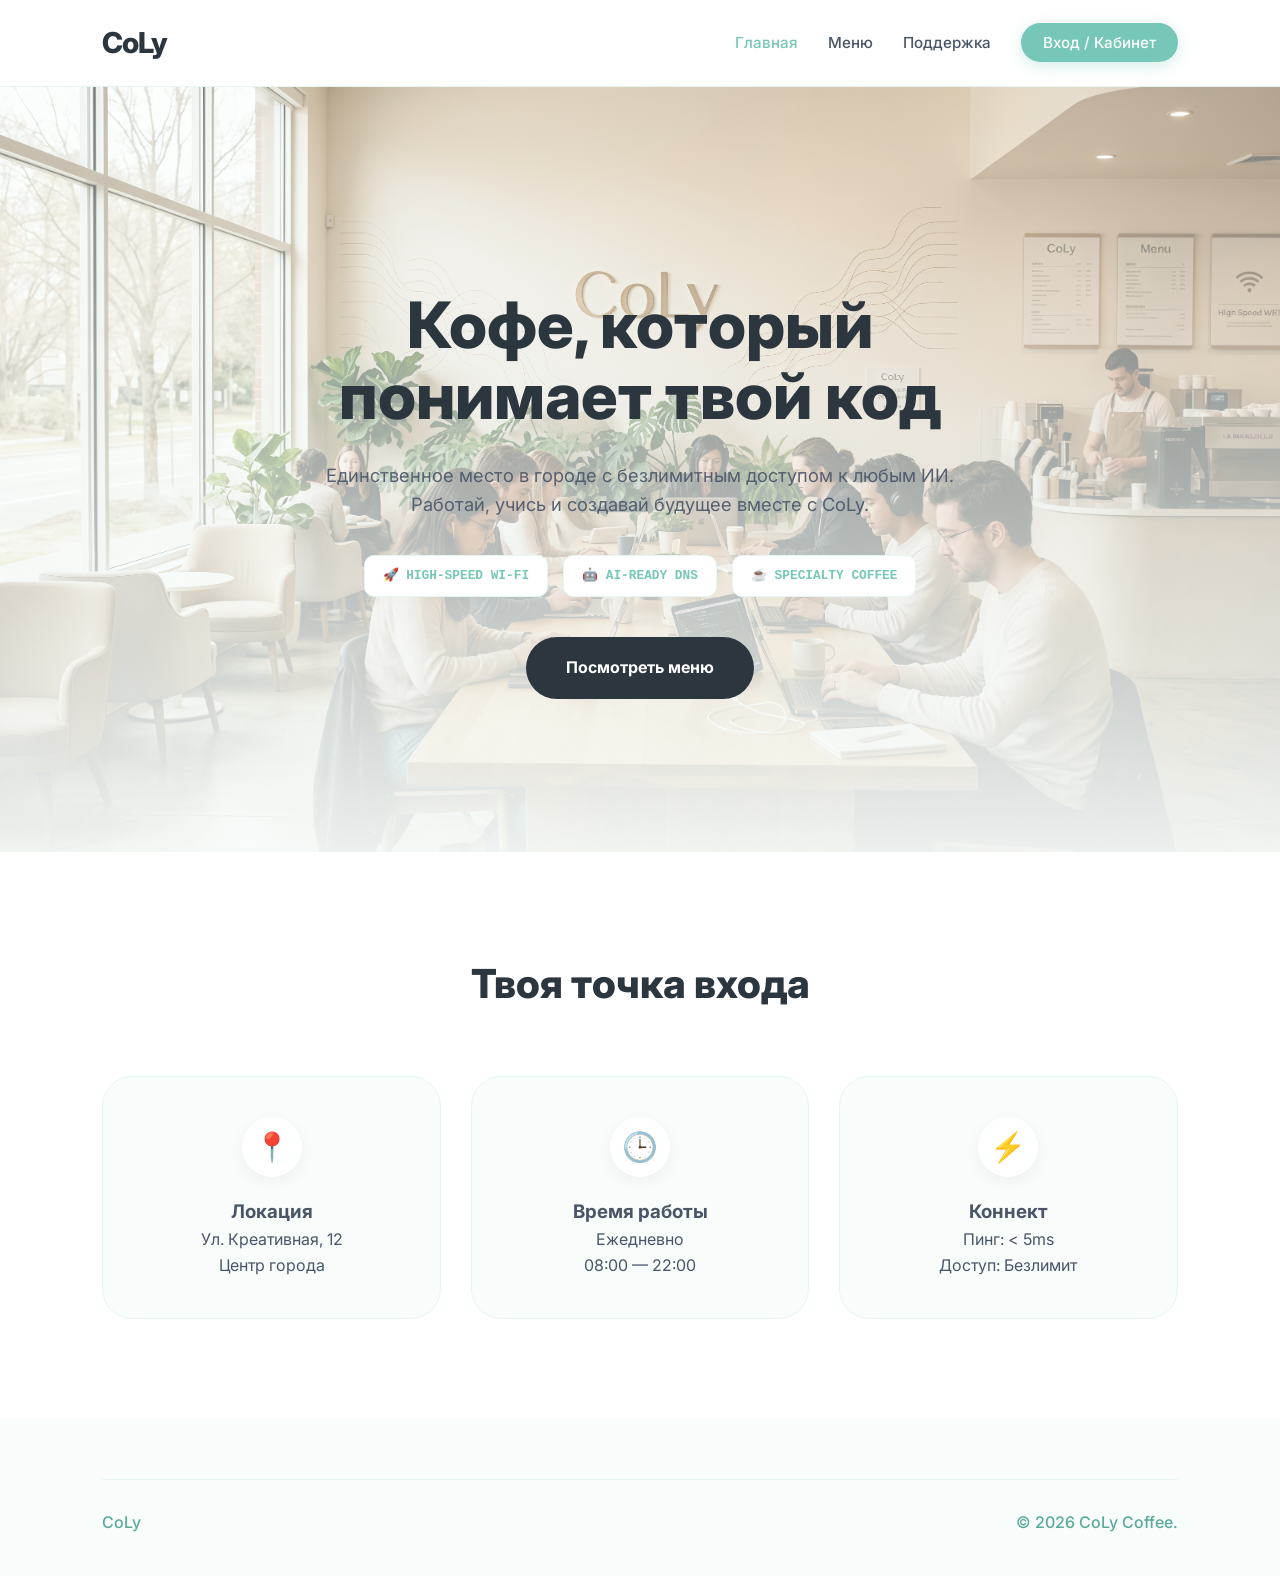
<file: src/pages/index.html>
<!DOCTYPE html>
<html lang="ru">
<head>
    <meta charset="UTF-8">
    <meta name="viewport" content="width=device-width, initial-scale=1.0">
    <title>CoLy — Кофе и Интеллект</title>
    <link rel="stylesheet" href="../css/style.css">
</head>
<body>
    <header>
        <nav class="navbar">
            <a href="index.html" class="logo">CoLy</a>
            <ul class="nav-links">
                <li><a href="index.html" class="active">Главная</a></li>
                <li><a href="menu.html">Меню</a></li>
                <li><a href="support.html">Поддержка</a></li>
                <li><a href="login.html" class="btn-login">Вход / Кабинет</a></li>
            </ul>
        </nav>
    </header>

    <main>
        <section class="hero">
            <div class="hero-content">
                <h1>Кофе, который <br>понимает твой код</h1>
                <p>Единственное место в городе с безлимитным доступом к любым ИИ. Работай, учись и создавай будущее вместе с CoLy.</p>
                <div class="features">
                    <span class="badge">🚀 HIGH-SPEED WI-FI</span>
                    <span class="badge">🤖 AI-READY DNS</span>
                    <span class="badge">☕ SPECIALTY COFFEE</span>
                </div>
                <a href="menu.html" class="cta-button">Посмотреть меню</a>
            </div>
        </section>

        <section class="info-section">
            <h2 class="section-title">Твоя точка входа</h2>
            <div class="info-grid">
                <div class="info-card">
                    <div class="icon-circle">📍</div>
                    <h3>Локация</h3>
                    <p>Ул. Креативная, 12<br><span>Центр города</span></p>
                </div>
                <div class="info-card">
                    <div class="icon-circle">🕒</div>
                    <h3>Время работы</h3>
                    <p>Ежедневно<br><span>08:00 — 22:00</span></p>
                </div>
                <div class="info-card">
                    <div class="icon-circle">⚡</div>
                    <h3>Коннект</h3>
                    <p>Пинг: < 5ms<br><span>Доступ: Безлимит</span></p>
                </div>
            </div>
        </section>
    </main>

    <footer class="footer-clean">
        <div class="footer-line"></div>
        <div class="footer-bottom">
            <span class="logo-small">CoLy</span>
            <span class="copyright">© 2026 CoLy Coffee.</span>
        </div>
    </footer>
</body>
</html>
</file>
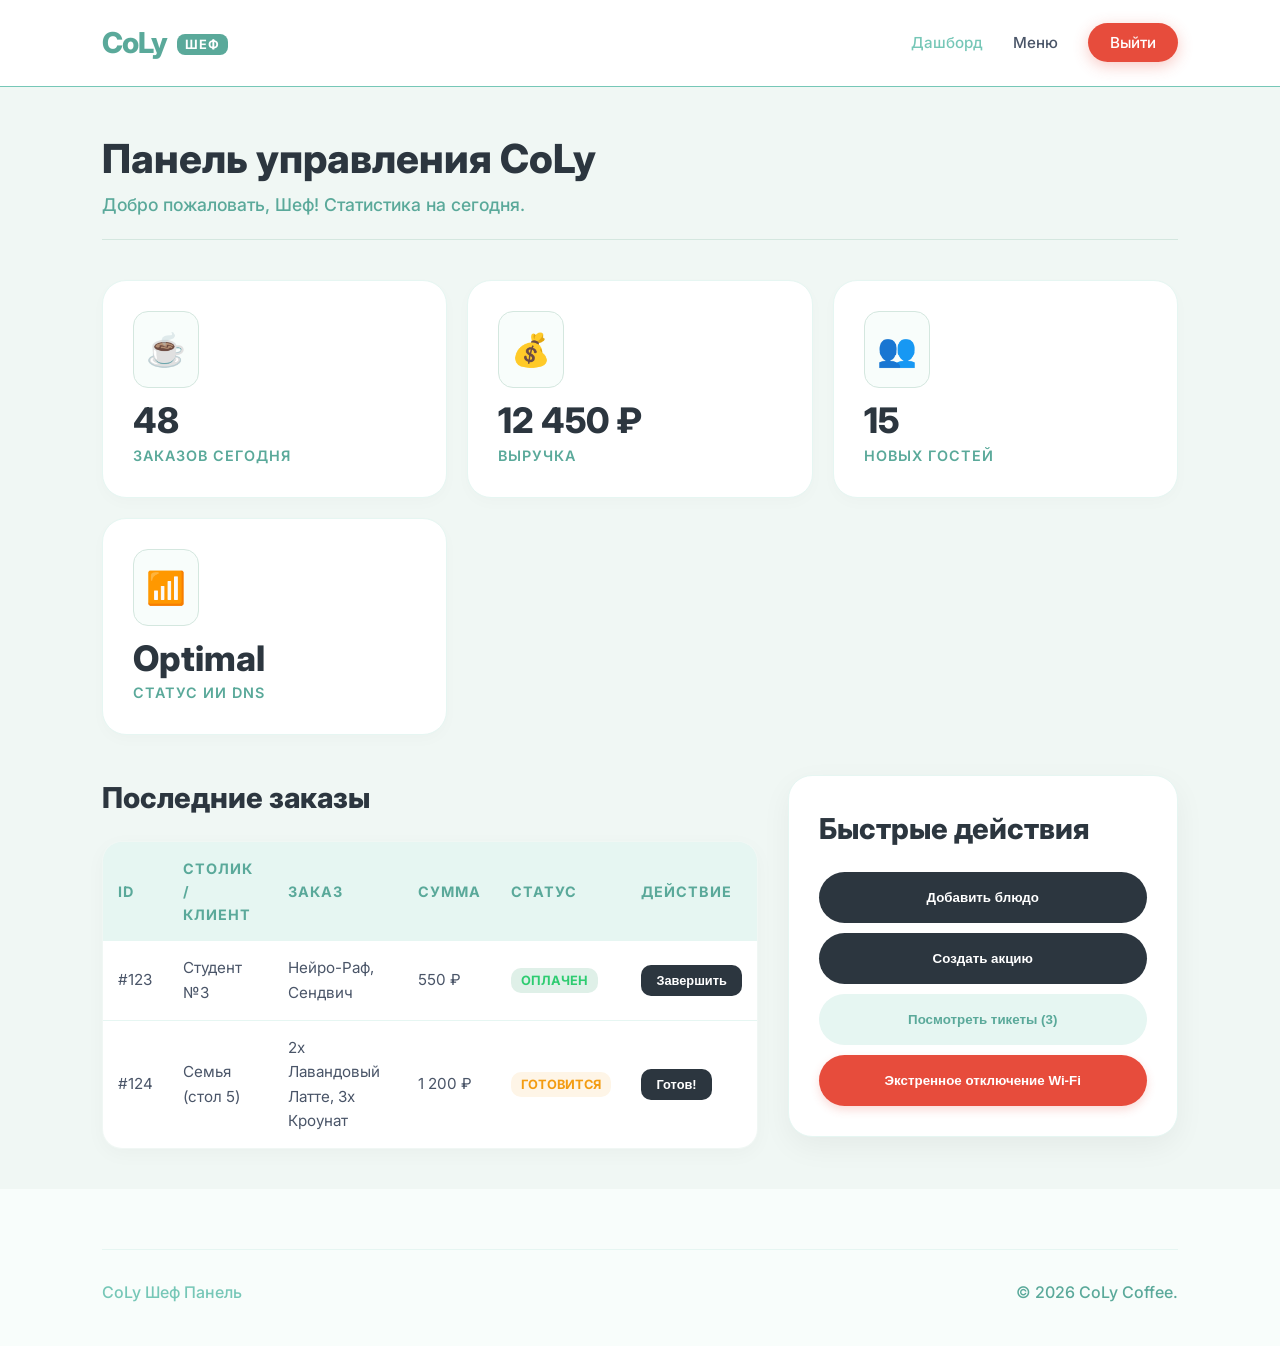
<file: src/pages/admin.html>
<!DOCTYPE html>
<html lang="ru">
<head>
    <meta charset="UTF-8">
    <meta name="viewport" content="width=device-width, initial-scale=1.0">
    <title>CoLy — Панель Администратора</title>
    <link rel="stylesheet" href="../css/style.css">
</head>
<body class="admin-body">
    <header>
        <nav class="navbar navbar-admin">
            <a href="index.html" class="logo logo-admin">CoLy <span class="admin-label">Шеф</span></a>
            <ul class="nav-links">
                <li><a href="admin.html" class="active">Дашборд</a></li>
                <li><a href="menu.html">Меню</a></li>
                <li><a href="index.html" class="btn-login logout-btn">Выйти</a></li>
            </ul>
        </nav>
    </header>

    <main class="admin-container">
        <section class="admin-header">
            <h1>Панель управления CoLy</h1>
            <p>Добро пожаловать, Шеф! Статистика на сегодня.</p>
        </section>

        <div class="stats-grid">
            <div class="stat-card">
                <div class="stat-icon">☕</div>
                <div class="stat-value">48</div>
                <div class="stat-desc">Заказов сегодня</div>
            </div>
            <div class="stat-card">
                <div class="stat-icon">💰</div>
                <div class="stat-value">12 450 ₽</div>
                <div class="stat-desc">Выручка</div>
            </div>
            <div class="stat-card">
                <div class="stat-icon">👥</div>
                <div class="stat-value">15</div>
                <div class="stat-desc">Новых гостей</div>
            </div>
            <div class="stat-card">
                <div class="stat-icon">📶</div>
                <div class="stat-value">Optimal</div>
                <div class="stat-desc">Статус ИИ DNS</div>
            </div>
        </div>

        <div class="admin-main-flex">
            <section class="admin-orders-section">
                <h2>Последние заказы</h2>
                <table class="orders-table admin-table">
                    <thead>
                        <tr>
                            <th>ID</th>
                            <th>Столик / Клиент</th>
                            <th>Заказ</th>
                            <th>Сумма</th>
                            <th>Статус</th>
                            <th>Действие</th>
                        </tr>
                    </thead>
                    <tbody>
                        <tr>
                            <td>#123</td>
                            <td>Студент №3</td>
                            <td>Нейро-Раф, Сендвич</td>
                            <td>550 ₽</td>
                            <td><span class="status-paid">Оплачен</span></td>
                            <td><button class="action-btn small">Завершить</button></td>
                        </tr>
                        <tr>
                            <td>#124</td>
                            <td>Семья (стол 5)</td>
                            <td>2х Лавандовый Латте, 3х Кроунат</td>
                            <td>1 200 ₽</td>
                            <td><span class="status-cooking">Готовится</span></td>
                            <td><button class="action-btn small">Готов!</button></td>
                        </tr>
                    </tbody>
                </table>
            </section>

            <aside class="admin-actions">
                <h2>Быстрые действия</h2>
                <div class="actions-buttons">
                    <button class="cta-button action-btn-primary">Добавить блюдо</button>
                    <button class="cta-button action-btn-primary">Создать акцию</button>
                    <button class="cta-button action-btn-secondary">Посмотреть тикеты (3)</button>
                    <button class="cta-button action-btn-danger">Экстренное отключение Wi-Fi</button>
                </div>
            </aside>
        </div>
    </main>

    <footer class="footer-clean">
        <div class="footer-line"></div>
        <div class="footer-bottom">
            <span class="logo-small logo-footer-admin">CoLy Шеф Панель</span>
            <span class="copyright">© 2026 CoLy Coffee.</span>
        </div>
    </footer>
</body>
</html>
</file>
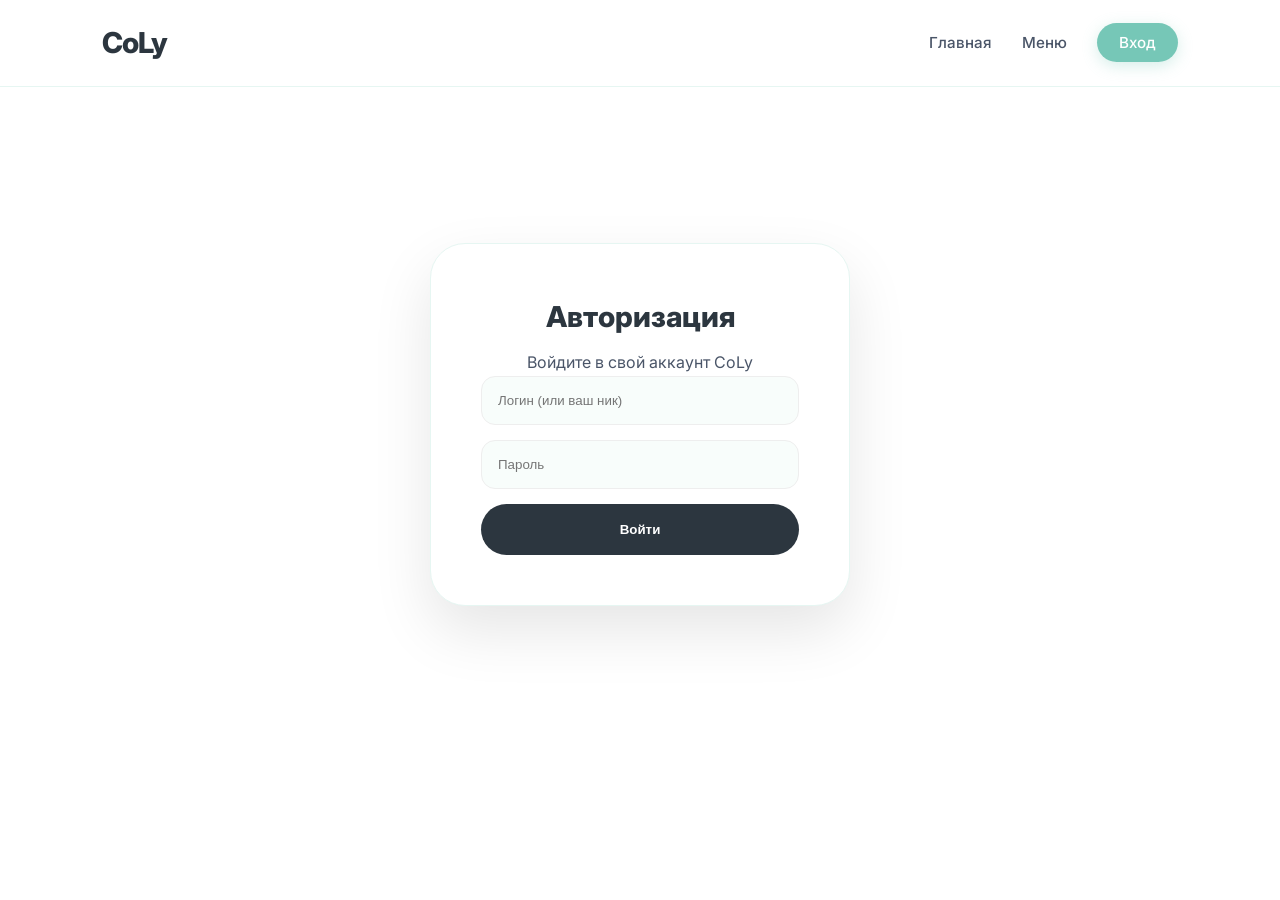
<file: src/pages/login.html>
<!DOCTYPE html>
<html lang="ru">
<head>
    <meta charset="UTF-8">
    <meta name="viewport" content="width=device-width, initial-scale=1.0">
    <title>CoLy — Вход</title>
    <link rel="stylesheet" href="../css/style.css">
</head>
<body style="background: var(--mint-light);">
    <header>
        <nav class="navbar">
            <div class="logo">CoLy</div>
            <ul class="nav-links">
                <li><a href="index.html">Главная</a></li>
                <li><a href="menu.html">Меню</a></li>
                <li><a href="login.html" class="active btn-login">Вход</a></li>
            </ul>
        </nav>
    </header>

    <section class="auth-section">
        <div class="login-card">
            <h2>Авторизация</h2>
            <p>Войдите в свой аккаунт CoLy</p>
            <form id="loginForm">
                <input type="text" id="username" placeholder="Логин (или ваш ник)" required>
                <input type="password" id="password" placeholder="Пароль" required>
                <button type="submit" class="cta-button" style="width: 100%;">Войти</button>
            </form>
            <p id="error-msg" style="color: #e74c3c; display: none; margin-top: 15px; font-weight: bold;">Неверный логин или пароль</p>
        </div>
    </section>

    <script src="../js/auth.js"></script>
</body>
</html>
</file>
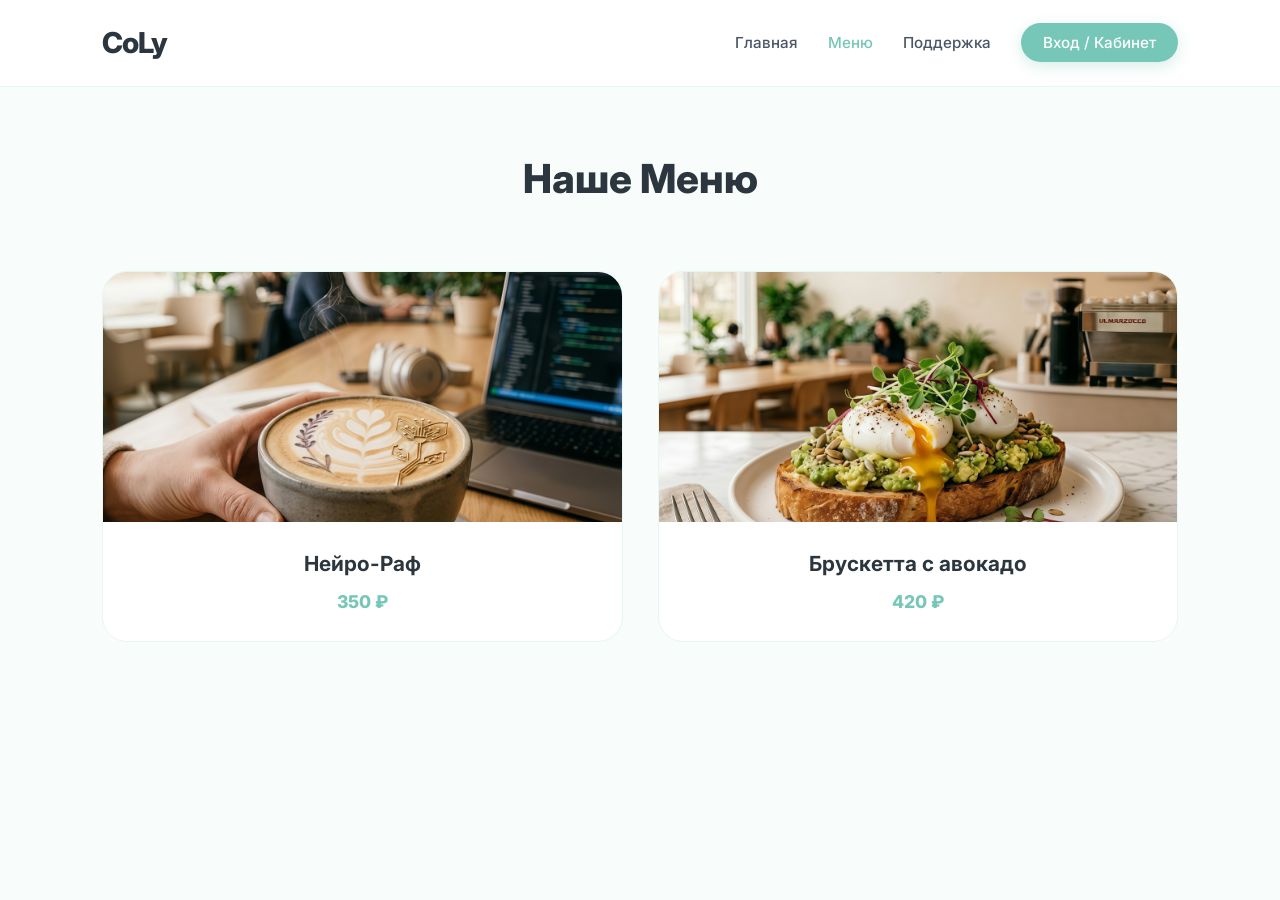
<file: src/pages/menu.html>
<!DOCTYPE html>
<html lang="ru">
<head>
    <meta charset="UTF-8">
    <meta name="viewport" content="width=device-width, initial-scale=1.0">
    <title>CoLy — Меню</title>
    <link rel="stylesheet" href="../css/style.css">
</head>
<body>
    <header>
        <nav class="navbar">
            <div class="logo">CoLy</div>
            <ul class="nav-links">
                <li><a href="index.html">Главная</a></li>
                <li><a href="menu.html" class="active">Меню</a></li>
                <li><a href="support.html">Поддержка</a></li>
                <li><a href="login.html" class="btn-login">Вход / Кабинет</a></li>
            </ul>
        </nav>
    </header>

    <main>
        <section class="menu-section">
            <h2 class="section-title">Наше Меню</h2>
            <div class="menu-grid">
                
                <div class="menu-item" onclick="openModal('modal-raf')">
                    <div class="item-image-wrapper">
                        <img src="../../public/images/menu_neuro_raf.jpg" alt="Нейро-Раф">
                        <div class="hover-overlay">
                            <button class="details-btn">Подробнее</button>
                        </div>
                    </div>
                    <div class="item-info">
                        <h3>Нейро-Раф</h3>
                        <p class="price">350 ₽</p>
                    </div>
                </div>

                <div class="menu-item" onclick="openModal('modal-avocado')">
                    <div class="item-image-wrapper">
                        <img src="../../public/images/menu_avocado_toast.jpg" alt="Брускетта">
                        <div class="hover-overlay">
                            <button class="details-btn">Подробнее</button>
                        </div>
                    </div>
                    <div class="item-info">
                        <h3>Брускетта с авокадо</h3>
                        <p class="price">420 ₽</p>
                    </div>
                </div>

            </div>
        </section>
    </main>

    <div id="modal-raf" class="modal">
        <div class="modal-content">
            <span class="close" onclick="closeModal('modal-raf')">&times;</span>
            <div class="modal-body">
                <img src="../../public/images/menu_neuro_raf.jpg" class="modal-img" alt="Нейро-Раф">
                <div class="modal-text">
                    <h2>Нейро-Раф</h2>
                    <p class="desc">Авторский напиток на основе сливок, лавандового сиропа и секретного ингредиента для концентрации внимания. Идеально для работы с кодом.</p>
                    <p class="kbju">КБЖУ: 280 / 4 / 18 / 25</p>
                    <button class="order-btn" onclick="addToCart('Нейро-Раф')">Добавить в заказ (350 ₽)</button>
                </div>
            </div>
        </div>
    </div>

    <div id="modal-avocado" class="modal">
        <div class="modal-content">
            <span class="close" onclick="closeModal('modal-avocado')">&times;</span>
            <div class="modal-body">
                <img src="../../public/images/menu_avocado_toast.jpg" class="modal-img" alt="Брускетта">
                <div class="modal-text">
                    <h2>Брускетта с авокадо</h2>
                    <p class="desc">Хрустящий ремесленный хлеб, нежный крем из спелого авокадо, яйцо пашот и микрозелень. Сытный перекус для продуктивного дня.</p>
                    <p class="kbju">КБЖУ: 320 / 12 / 20 / 28</p>
                    <button class="order-btn" onclick="addToCart('Брускетта с авокадо')">Добавить в заказ (420 ₽)</button>
                </div>
            </div>
        </div>
    </div>

    <script src="../js/main.js"></script>
</body>
</html>
</file>
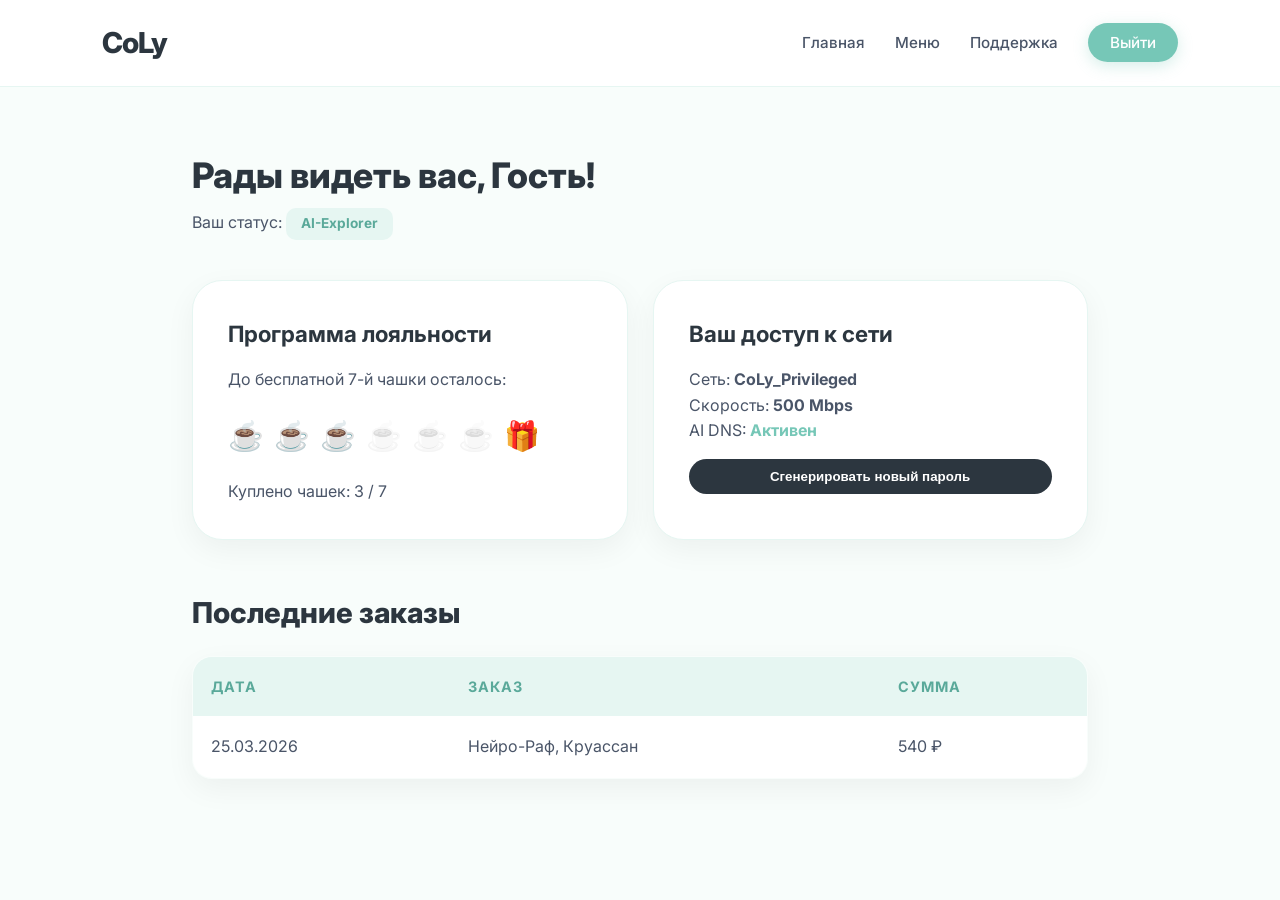
<file: src/pages/profile.html>
<!DOCTYPE html>
<html lang="ru">
<head>
    <meta charset="UTF-8">
    <meta name="viewport" content="width=device-width, initial-scale=1.0">
    <title>CoLy — Личный кабинет</title>
    <link rel="stylesheet" href="../css/style.css">
</head>
<body>
    <header>
        <nav class="navbar">
            <div class="logo">CoLy</div>
            <ul class="nav-links">
                <li><a href="index.html">Главная</a></li>
                <li><a href="menu.html">Меню</a></li>
                <li><a href="support.html">Поддержка</a></li>
                <li><a href="login.html" class="active btn-login">Выйти</a></li>
            </ul>
        </nav>
    </header>

    <main class="profile-container">
        <section class="profile-header">
            <h1>Рады видеть вас, <span id="user-name-display">Гость</span>!</h1>
            <p>Ваш статус: <span class="status-badge">AI-Explorer</span></p>
        </section>

        <div class="profile-grid">
            <div class="profile-card loyalty-card">
                <h3>Программа лояльности</h3>
                <p>До бесплатной 7-й чашки осталось:</p>
                <div class="cup-progress">
                    <span class="cup filled">☕</span>
                    <span class="cup filled">☕</span>
                    <span class="cup filled">☕</span>
                    <span class="cup">☕</span>
                    <span class="cup">☕</span>
                    <span class="cup">☕</span>
                    <span class="cup-gift">🎁</span>
                </div>
                <p class="small-text">Куплено чашек: 3 / 7</p>
            </div>

            <div class="profile-card net-status-card">
                <h3>Ваш доступ к сети</h3>
                <div class="net-info">
                    <div class="info-row"><span>Сеть:</span> <strong>CoLy_Privileged</strong></div>
                    <div class="info-row"><span>Скорость:</span> <strong>500 Mbps</strong></div>
                    <div class="info-row"><span>AI DNS:</span> <strong style="color: var(--mint-primary);">Активен</strong></div>
                </div>
                <button class="cta-button" style="width: 100%; margin-top: 15px; padding: 10px;">Сгенерировать новый пароль</button>
            </div>
        </div>

        <section class="recent-orders">
            <h3>Последние заказы</h3>
            <table class="orders-table">
                <tr>
                    <th>Дата</th>
                    <th>Заказ</th>
                    <th>Сумма</th>
                </tr>
                <tr>
                    <td>25.03.2026</td>
                    <td>Нейро-Раф, Круассан</td>
                    <td>540 ₽</td>
                </tr>
            </table>
        </section>
    </main>

    <script>
        // Простая проверка имени из localStorage (если сохраняли при входе)
        const savedName = localStorage.getItem('coly_user');
        if (savedName) {
            document.getElementById('user-name-display').innerText = savedName;
        }
    </script>
</body>
</html>
</file>
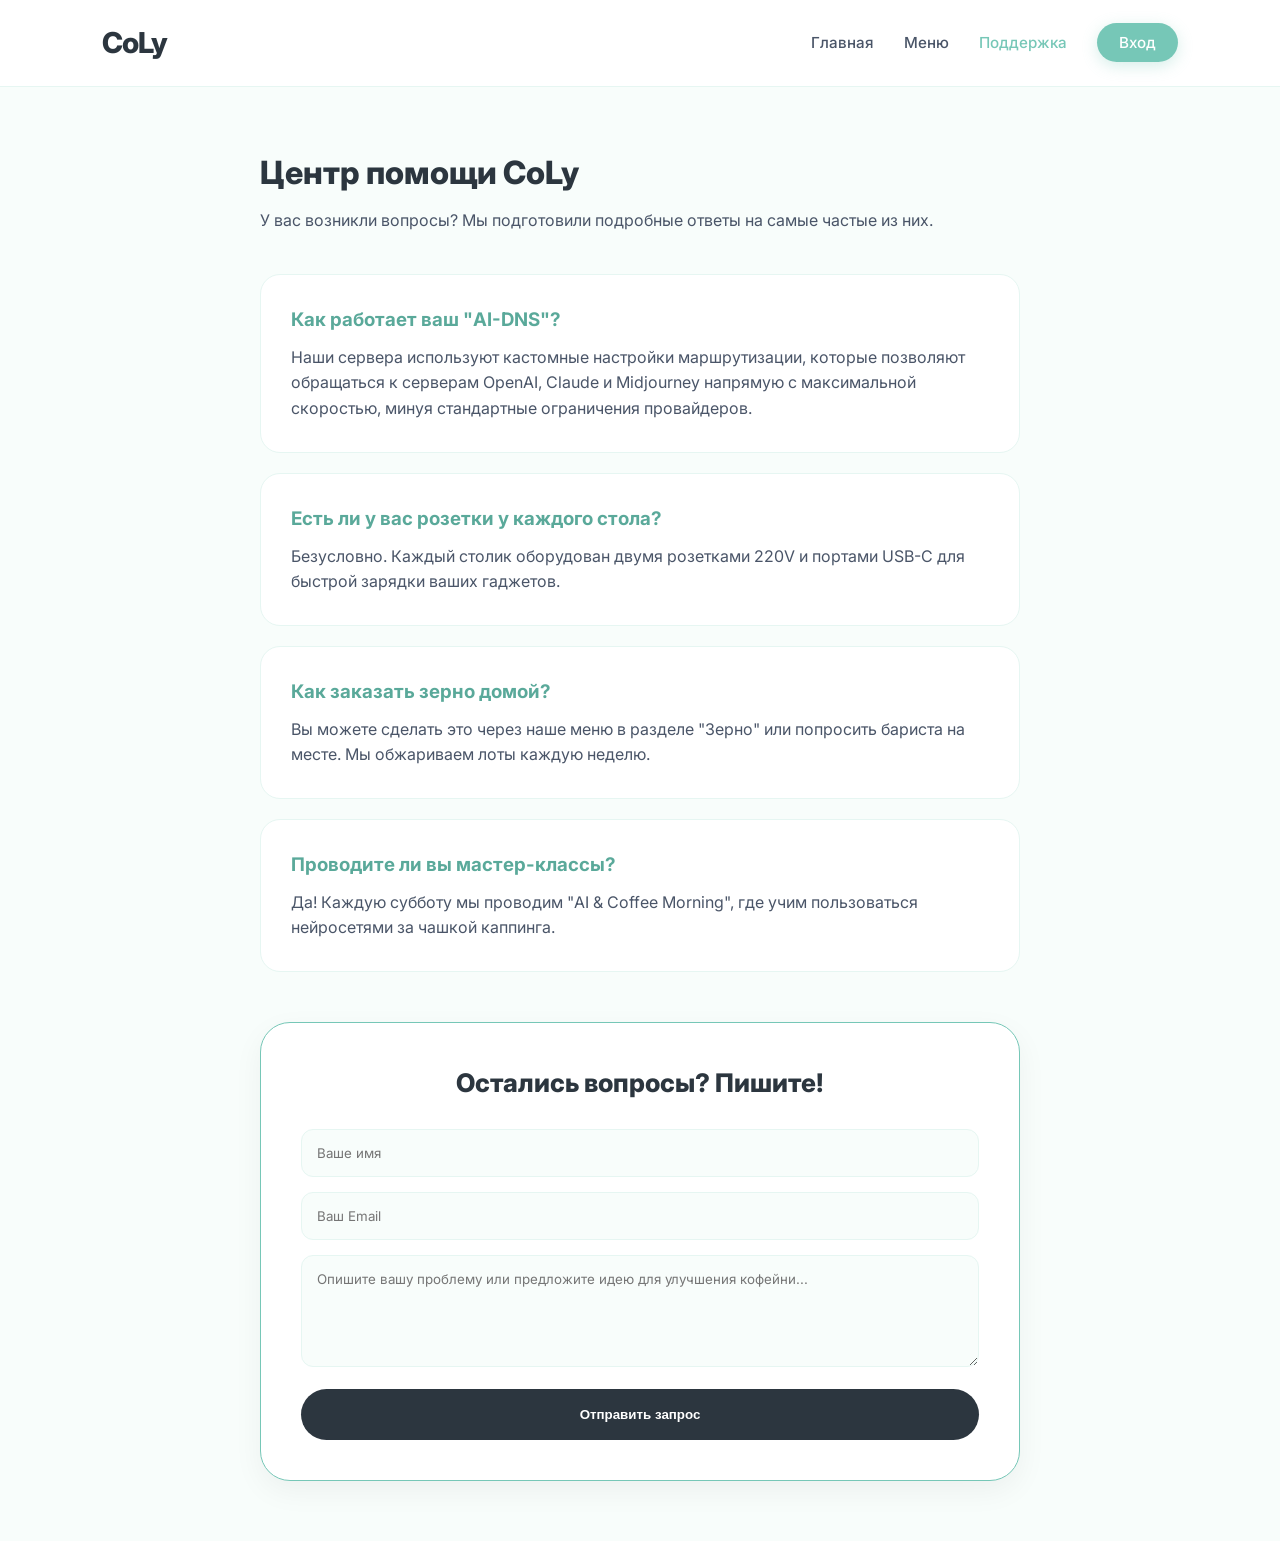
<file: src/pages/support.html>
<!DOCTYPE html>
<html lang="ru">
<head>
    <meta charset="UTF-8">
    <meta name="viewport" content="width=device-width, initial-scale=1.0">
    <title>CoLy — Поддержка</title>
    <link rel="stylesheet" href="../css/style.css">
</head>
<body>
    <header>
        <nav class="navbar">
            <div class="logo">CoLy</div>
            <ul class="nav-links">
                <li><a href="index.html">Главная</a></li>
                <li><a href="menu.html">Меню</a></li>
                <li><a href="support.html" class="active">Поддержка</a></li>
                <li><a href="login.html" class="btn-login">Вход</a></li>
            </ul>
        </nav>
    </header>

    <main class="support-container">
        <div class="support-header">
            <h1>Центр помощи CoLy</h1>
            <p>У вас возникли вопросы? Мы подготовили подробные ответы на самые частые из них.</p>
        </div>

        <section class="faq-section">
            <div class="faq-item">
                <h3>Как работает ваш "AI-DNS"?</h3>
                <p>Наши сервера используют кастомные настройки маршрутизации, которые позволяют обращаться к серверам OpenAI, Claude и Midjourney напрямую с максимальной скоростью, минуя стандартные ограничения провайдеров.</p>
            </div>
            <div class="faq-item">
                <h3>Есть ли у вас розетки у каждого стола?</h3>
                <p>Безусловно. Каждый столик оборудован двумя розетками 220V и портами USB-C для быстрой зарядки ваших гаджетов.</p>
            </div>
            <div class="faq-item">
                <h3>Как заказать зерно домой?</h3>
                <p>Вы можете сделать это через наше меню в разделе "Зерно" или попросить бариста на месте. Мы обжариваем лоты каждую неделю.</p>
            </div>
            <div class="faq-item">
                <h3>Проводите ли вы мастер-классы?</h3>
                <p>Да! Каждую субботу мы проводим "AI & Coffee Morning", где учим пользоваться нейросетями за чашкой каппинга.</p>
            </div>
        </section>

        <div class="contact-form-card">
            <h3>Остались вопросы? Пишите!</h3>
            <form id="supportForm">
                <input type="text" placeholder="Ваше имя" required>
                <input type="email" placeholder="Ваш Email" required>
                <textarea placeholder="Опишите вашу проблему или предложите идею для улучшения кофейни..." rows="5" required></textarea>
                <button type="submit" class="cta-button" style="width: 100%;">Отправить запрос</button>
            </form>
        </div>
    </main>

    <script>
        document.getElementById('supportForm').addEventListener('submit', function(e) {
            e.preventDefault();
            alert('Ваше сообщение отправлено! Мы свяжемся с вами в течение 15 минут.');
            this.reset();
        });
    </script>
</body>
</html>
</file>
<file: src/css/style.css>
@import url('https://fonts.googleapis.com/css2?family=Inter:wght@300;400;500;600;700;800&display=swap');

/* --- 1. ГЛОБАЛЬНЫЕ ПЕРЕМЕННЫЕ И ОСНОВА --- */
:root {
    --bg-color: #F8FDFB; /* Сверхсветлый мятный фон */
    --mint-soft: #E6F6F2; /* Пастельная мята (для фонов карточек) */
    --mint-primary: #76C7B7; /* Основной мятный (свежий аквамарин) */
    --mint-dark: #5AA99A; /* Темный мятный (для текста и ховеров) */
    --dark-coffee: #2C363F; /* Графитовый (для заголовков) */
    --text-color: #4A5568; /* Мягкий серый для текста */
    --white: #ffffff;
    --transition: all 0.4s cubic-bezier(0.165, 0.84, 0.44, 1);
    --shadow: 0 10px 30px rgba(0,0,0,0.05);
    --shadow-heavy: 0 15px 40px rgba(0,0,0,0.1);
}

* { box-sizing: border-box; margin: 0; padding: 0; }

body {
    font-family: 'Inter', sans-serif;
    background-color: var(--bg-color);
    color: var(--text-color);
    line-height: 1.6;
    overflow-x: hidden;
}

/* --- 2. НАВИГАЦИЯ (Универсальная) --- */
.navbar {
    display: flex;
    justify-content: space-between;
    align-items: center;
    padding: 20px 8%;
    background: rgba(255, 255, 255, 0.95);
    backdrop-filter: blur(15px);
    position: sticky;
    top: 0;
    z-index: 1000;
    border-bottom: 1px solid var(--mint-soft);
}

.logo {
    font-size: 1.8rem;
    font-weight: 800;
    color: var(--dark-coffee);
    text-decoration: none;
    letter-spacing: -1px;
}

.nav-links {
    display: flex;
    list-style: none;
    gap: 30px;
    align-items: center;
}

.nav-links a {
    text-decoration: none;
    color: var(--text-color);
    font-weight: 500;
    font-size: 0.95rem;
    transition: var(--transition);
}

.nav-links a:hover, .nav-links a.active { color: var(--mint-primary); }

.btn-login {
    background: var(--mint-primary);
    color: var(--white) !important;
    padding: 10px 22px;
    border-radius: 50px;
    font-weight: 600;
    box-shadow: 0 4px 15px rgba(118, 199, 183, 0.3);
}
.btn-login:hover { background: var(--mint-dark); }

/* --- 3. ГЛАВНАЯ СТРАНИЦА (HERO И ИНФО) --- */
.hero {
    height: 85vh;
    display: flex;
    align-items: center;
    justify-content: center;
    text-align: center;
    background: linear-gradient(to bottom, rgba(248, 253, 251, 0.4), rgba(248, 253, 251, 0.95)), 
                url('../../public/images/interior_main.jpg') no-repeat center/cover;
    padding-top: 50px;
}

.hero-content { max-width: 900px; padding: 0 20px; }

.hero-content h1 {
    font-size: clamp(2.5rem, 5vw, 4.5rem);
    color: var(--dark-coffee);
    font-weight: 800;
    line-height: 1.1;
    margin-bottom: 30px;
}

.hero-content p {
    font-size: 1.15rem;
    max-width: 650px;
    margin: 0 auto 35px;
    opacity: 0.9;
    color: var(--text-color);
}

.features {
    display: flex;
    justify-content: center;
    gap: 15px;
    flex-wrap: wrap;
    margin-bottom: 40px;
}

.badge {
    background: var(--white);
    padding: 10px 18px;
    border-radius: 10px;
    border: 1px solid var(--mint-soft);
    font-family: 'Courier New', monospace;
    font-size: 0.8rem;
    color: var(--mint-primary);
    font-weight: 700;
    box-shadow: 0 4px 10px rgba(0,0,0,0.02);
}

.cta-button {
    display: inline-block;
    padding: 18px 40px;
    background: var(--dark-coffee);
    color: var(--white);
    text-decoration: none;
    border-radius: 50px;
    font-weight: 700;
    transition: var(--transition);
    border: none;
    cursor: pointer;
}

.cta-button:hover { background: var(--mint-primary); transform: translateY(-3px); box-shadow: 0 10px 20px rgba(118, 199, 183, 0.2); }

.info-section { padding: 100px 8%; background: var(--white); }
.section-title { text-align: center; font-size: 2.5rem; font-weight: 800; color: var(--dark-coffee); margin-bottom: 60px; }

.info-grid {
    display: grid;
    grid-template-columns: repeat(auto-fit, minmax(280px, 1fr));
    gap: 30px;
}

.info-card {
    background: var(--bg-color);
    padding: 40px;
    border-radius: 30px;
    text-align: center;
    border: 1px solid var(--mint-soft);
    transition: var(--transition);
}

.info-card:hover { transform: translateY(-10px); background: var(--mint-soft); }

.icon-circle {
    width: 60px; height: 60px;
    background: var(--white);
    border-radius: 50%;
    display: flex; align-items: center; justify-content: center;
    margin: 0 auto 20px; font-size: 1.8rem;
    box-shadow: 0 5px 15px rgba(0,0,0,0.05);
}

/* --- 4. СТРАНИЦА МЕНЮ (СЕТКА И ХОВЕРЫ) --- */
.menu-section { padding: 60px 8%; }

.menu-grid {
    display: grid;
    grid-template-columns: repeat(auto-fit, minmax(300px, 1fr));
    gap: 35px;
}

.menu-item {
    background: var(--white);
    border-radius: 25px;
    overflow: hidden;
    border: 1px solid var(--mint-soft);
    transition: var(--transition);
    cursor: pointer;
}

.menu-item:hover { transform: translateY(-10px); box-shadow: 0 20px 40px rgba(0,0,0,0.05); border-color: var(--mint-primary); }

.item-image-wrapper { height: 250px; position: relative; overflow: hidden; background: #f0f0f0; }
.item-image-wrapper img { width: 100%; height: 100%; object-fit: cover; transition: 0.6s; }
.menu-item:hover img { transform: scale(1.08); }

.hover-overlay {
    position: absolute; top: 0; left: 0; width: 100%; height: 100%;
    background: rgba(44, 54, 63, 0.35); /* Умеренное затемнение */
    display: flex; align-items: center; justify-content: center;
    opacity: 0; transition: 0.3s; backdrop-filter: blur(2px); /* Легкое размытие */
}
.menu-item:hover .hover-overlay { opacity: 1; }

.details-btn {
    padding: 12px 28px;
    background: var(--white);
    color: var(--mint-dark);
    border: none;
    border-radius: 50px;
    font-weight: 700;
    font-size: 0.95rem;
    cursor: pointer;
    transition: var(--transition);
    box-shadow: 0 5px 15px rgba(0,0,0,0.1);
}
.details-btn:hover { background: var(--mint-primary); color: var(--white); transform: scale(1.05); }

.item-info { padding: 25px; text-align: center; }
.item-info h3 { color: var(--dark-coffee); font-size: 1.3rem; margin-bottom: 8px; font-weight: 700; }
.price { color: var(--mint-primary); font-weight: 800; font-size: 1.1rem; }

/* --- 5. МОДАЛЬНЫЕ ОКНА (МЕНЮ) --- */
.modal {
    display: none; position: fixed; z-index: 2000;
    left: 0; top: 0; width: 100%; height: 100%;
    background: rgba(44, 54, 63, 0.6); backdrop-filter: blur(8px);
}

.modal-content {
    background: var(--white);
    margin: 5vh auto; width: 90%; max-width: 850px;
    border-radius: 30px; overflow: hidden; position: relative;
    animation: slideUp 0.4s ease-out;
}

@keyframes slideUp { from { transform: translateY(40px); opacity: 0; } to { transform: translateY(0); opacity: 1; } }

.close { position: absolute; right: 25px; top: 15px; font-size: 35px; cursor: pointer; color: var(--dark-coffee); z-index: 10; }

.modal-body { display: flex; flex-direction: row; flex-wrap: wrap; }
.modal-img { width: 45%; object-fit: cover; min-height: 400px; }
.modal-text { width: 55%; padding: 50px; display: flex; flex-direction: column; justify-content: center; }

.modal-text h2 { font-weight: 800; color: var(--dark-coffee); }

.kbju {
    display: inline-block; padding: 6px 14px; background: var(--mint-soft);
    border-radius: 8px; font-family: monospace; font-size: 0.85rem;
    color: var(--mint-dark); margin: 20px 0; font-weight: bold;
}

.order-btn {
    background: var(--mint-primary); color: white; border: none;
    padding: 16px; border-radius: 15px; font-weight: 700; cursor: pointer;
    transition: var(--transition); width: 100%;
}
.order-btn:hover { background: var(--dark-coffee); }

/* --- 6. ЛИЧНЫЙ КАБИНЕТ (PROFILE) --- */
.profile-container { padding: 60px 8%; max-width: 1100px; margin: 0 auto; }
.profile-header { margin-bottom: 40px; }
.profile-header h1 { color: var(--dark-coffee); font-size: 2.2rem; font-weight: 800; }

.status-badge {
    background: var(--mint-soft); color: var(--mint-dark);
    padding: 5px 15px; border-radius: 10px; font-size: 0.85rem; font-weight: 700; display: inline-block; margin-top: 5px;
}

.profile-grid { display: grid; grid-template-columns: repeat(auto-fit, minmax(320px, 1fr)); gap: 25px; margin-bottom: 50px; }
.profile-card { background: white; padding: 35px; border-radius: 30px; border: 1px solid var(--mint-soft); box-shadow: var(--shadow); transition: var(--transition); }
.profile-card:hover { box-shadow: var(--shadow-heavy); transform: translateY(-3px); }

.profile-card h3 { color: var(--dark-coffee); margin-bottom: 15px; font-weight: 700; font-size: 1.4rem; }

.cup-progress { display: flex; gap: 10px; font-size: 1.8rem; margin: 20px 0; flex-wrap: wrap;}
.cup { opacity: 0.2; filter: grayscale(1); transition: 0.3s; }
.cup.filled { opacity: 1; filter: grayscale(0); }

.recent-orders { margin-top: 50px; }
.recent-orders h3 { color: var(--dark-coffee); font-size: 1.8rem; margin-bottom: 20px; font-weight: 800; }

.orders-table { width: 100%; border-collapse: collapse; margin-top: 20px; border-radius: 20px; overflow: hidden; box-shadow: var(--shadow); border: 1px solid var(--mint-soft); }
.orders-table th { background: var(--mint-soft); padding: 18px; text-align: left; font-size: 0.9rem; color: var(--mint-dark); font-weight: 700; text-transform: uppercase; letter-spacing: 1px; }
.orders-table td { padding: 18px; border-bottom: 1px solid var(--mint-soft); background: #fff; color: var(--text-color); }
.orders-table tr:last-child td { border-bottom: none; }

/* --- 7. ПОДДЕРЖКА (SUPPORT) --- */
.support-container { max-width: 800px; margin: 60px auto; padding: 0 20px; }
.support-header h1 { color: var(--dark-coffee); margin-bottom: 10px; font-weight: 800; }

.faq-section { margin-top: 40px; }
.faq-item { background: white; padding: 30px; border-radius: 20px; margin-bottom: 20px; border: 1px solid var(--mint-soft); transition: var(--transition); }
.faq-item:hover { border-color: var(--mint-primary); }
.faq-item h3 { color: var(--mint-dark); margin-bottom: 10px; font-weight: 700; }

.contact-form-card { background: white; padding: 40px; border-radius: 30px; border: 1px solid var(--mint-primary); box-shadow: var(--shadow); margin-top: 50px;}
.contact-form-card h3 { color: var(--dark-coffee); margin-bottom: 25px; text-align: center; font-weight: 800; font-size: 1.6rem; }
.contact-form-card input, .contact-form-card textarea {
    width: 100%; padding: 15px; margin-bottom: 15px; border-radius: 12px;
    border: 1px solid var(--mint-soft); background: var(--bg-color); font-family: inherit; box-sizing: border-box; transition: 0.3s;
}
.contact-form-card input:focus, .contact-form-card textarea:focus { border-color: var(--mint-primary); outline: none; background: #fff; }

/* --- 8. ВХОД (LOGIN) --- */
.auth-section { height: 75vh; display: flex; align-items: center; justify-content: center; background: var(--mint-light); /* Мята на фон */ }
.login-card {
    background: white; padding: 50px; border-radius: 35px; width: 100%; max-width: 420px;
    box-shadow: 0 25px 60px rgba(0,0,0,0.1); text-align: center; border: 1px solid var(--mint-soft);
}
.login-card h2 { color: var(--dark-coffee); font-weight: 800; margin-bottom: 10px; font-size: 1.8rem; }
.login-card input { width: 100%; padding: 16px; margin-bottom: 15px; border-radius: 14px; border: 1px solid #eee; background: var(--bg-color); box-sizing: border-box; transition: 0.3s; }
.login-card input:focus { border-color: var(--mint-primary); background: #fff; outline: none; }

/* --- 9. ФУТЕР (FOOTER УНИВЕРСАЛЬНЫЙ) --- */
.footer-clean { padding: 60px 8% 40px; background: var(--bg-color); }
.footer-line { height: 1px; background: var(--mint-soft); margin-bottom: 30px; }
.footer-bottom { display: flex; justify-content: space-between; align-items: center; color: var(--mint-dark); font-weight: 500; }

/* --- 10. ПАНЕЛЬ АДМИНИСТРАТОРА (ADMIN) - НОВОЕ! --- */

/* Фон для всей админки */
.admin-body { background-color: #f0f7f4; } /* Чуть более глубокий фон */

/* Специфический навигатор админа */
.navbar-admin { border-bottom-color: var(--mint-primary); background: rgba(255,255,255,0.98); }
.logo-admin { color: var(--mint-dark); }
.admin-label { font-size: 0.8rem; background: var(--mint-dark); color: #fff; padding: 3px 8px; border-radius: 8px; vertical-align: middle; margin-left: 5px; text-transform: uppercase; font-weight: 700; letter-spacing: 1px;}
.logout-btn { background: #e74c3c; box-shadow: 0 4px 15px rgba(231, 76, 60, 0.3); }
.logout-btn:hover { background: #c0392b; }

/* Контейнер админа */
.admin-container { padding: 40px 8%; max-width: 1400px; margin: 0 auto; }
.admin-header { margin-bottom: 40px; text-align: left; border-bottom: 1px solid #d4e7df; padding-bottom: 20px;}
.admin-header h1 { font-size: 2.5rem; font-weight: 800; color: var(--dark-coffee); }
.admin-header p { font-size: 1.1rem; color: var(--mint-dark); font-weight: 500;}

/* Сетка Статистики (Stats Cards) */
.stats-grid { display: grid; grid-template-columns: repeat(auto-fit, minmax(260px, 1fr)); gap: 20px; margin-bottom: 40px; }
.stat-card { background: #fff; padding: 30px; border-radius: 24px; border: 1px solid var(--mint-soft); box-shadow: 0 5px 15px rgba(0,0,0,0.02); display: flex; flex-direction: column; align-items: flex-start; transition: var(--transition); }
.stat-card:hover { transform: translateY(-5px); box-shadow: 0 10px 30px rgba(0,0,0,0.05); border-color: var(--mint-primary); }

.stat-icon { font-size: 2rem; background: var(--bg-color); padding: 12px; border-radius: 15px; margin-bottom: 15px; border: 1px solid #d4e7df; }
.stat-value { font-size: 2.2rem; font-weight: 800; color: var(--dark-coffee); line-height: 1; margin-bottom: 5px;}
.stat-desc { font-size: 0.9rem; color: var(--mint-dark); font-weight: 600; text-transform: uppercase; letter-spacing: 1px;}

/* Основной Flex Админа (Таблица + Действия) */
.admin-main-flex { display: flex; gap: 30px; margin-top: 40px; flex-wrap: wrap;}
.admin-orders-section { flex: 2; min-width: 600px; }
.admin-orders-section h2, .admin-actions h2 { color: var(--dark-coffee); font-weight: 800; font-size: 1.8rem; margin-bottom: 20px; }

/* Таблица Админа */
.admin-table { box-shadow: 0 5px 20px rgba(0,0,0,0.03); border-color: #d4e7df; }
.admin-table th { padding: 15px; }
.admin-table td { padding: 15px; font-size: 0.95rem;}
.admin-table tr:hover td { background-color: var(--bg-color); } /* Ховер строки */

/* Баджи статусов в таблице */
.status-paid { background: #dff0e8; color: #2ecc71; padding: 5px 10px; border-radius: 10px; font-weight: 700; font-size: 0.8rem; text-transform: uppercase;}
.status-cooking { background: #fef5e7; color: #f39c12; padding: 5px 10px; border-radius: 10px; font-weight: 700; font-size: 0.8rem; text-transform: uppercase;}

/* Сайдбар действий */
.admin-actions { flex: 1; min-width: 300px; background: #fff; padding: 30px; border-radius: 24px; border: 1px solid var(--mint-soft); box-shadow: var(--shadow); align-self: flex-start;}
.actions-buttons { display: flex; flex-direction: column; gap: 10px; margin-top: 20px;}

/* Стилизация кнопок действий */
.action-btn-primary { width: 100%; text-align: center; } /* reuse generic .cta-button */
.action-btn-secondary { width: 100%; text-align: center; background: var(--mint-soft); color: var(--mint-dark); box-shadow: none;}
.action-btn-secondary:hover { background: #d4e7df; color: var(--dark-coffee); }

.action-btn-danger { width: 100%; text-align: center; background: #e74c3c; box-shadow: 0 4px 10px rgba(231, 76, 60, 0.2); }
.action-btn-danger:hover { background: #c0392b; box-shadow: 0 6px 15px rgba(231, 76, 60, 0.3); }

/* Маленькие кнопки в таблице */
.action-btn.small { padding: 8px 15px; border-radius: 10px; background: var(--dark-coffee); color: #fff; border: none; font-size: 0.8rem; font-weight: 700; cursor: pointer; transition: 0.3s;}
.action-btn.small:hover { background: var(--mint-primary); }

/* Футер для админа */
.logo-footer-admin { color: var(--mint-primary); }

/* --- 11. АДАПТИВНОСТЬ --- */
@media (max-width: 1024px) {
    .admin-orders-section { min-width: 100%; }
    .admin-main-flex { flex-direction: column; }
    .hero-content h1 { font-size: 3.5rem; }
}

@media (max-width: 768px) {
    .navbar { padding: 15px 5%; }
    .nav-links { display: none; } /* Скрываем меню на мобилках */
    .hero-content h1 { font-size: 2.5rem; }
    .hero-content p { font-size: 1rem; }
    .modal-body { flex-direction: column; }
    .modal-img { width: 100%; min-height: 250px; }
    .modal-text { width: 100%; padding: 30px; }
    .info-grid { grid-template-columns: 1fr; }
    .stats-grid { grid-template-columns: 1fr; }
}
</file>
